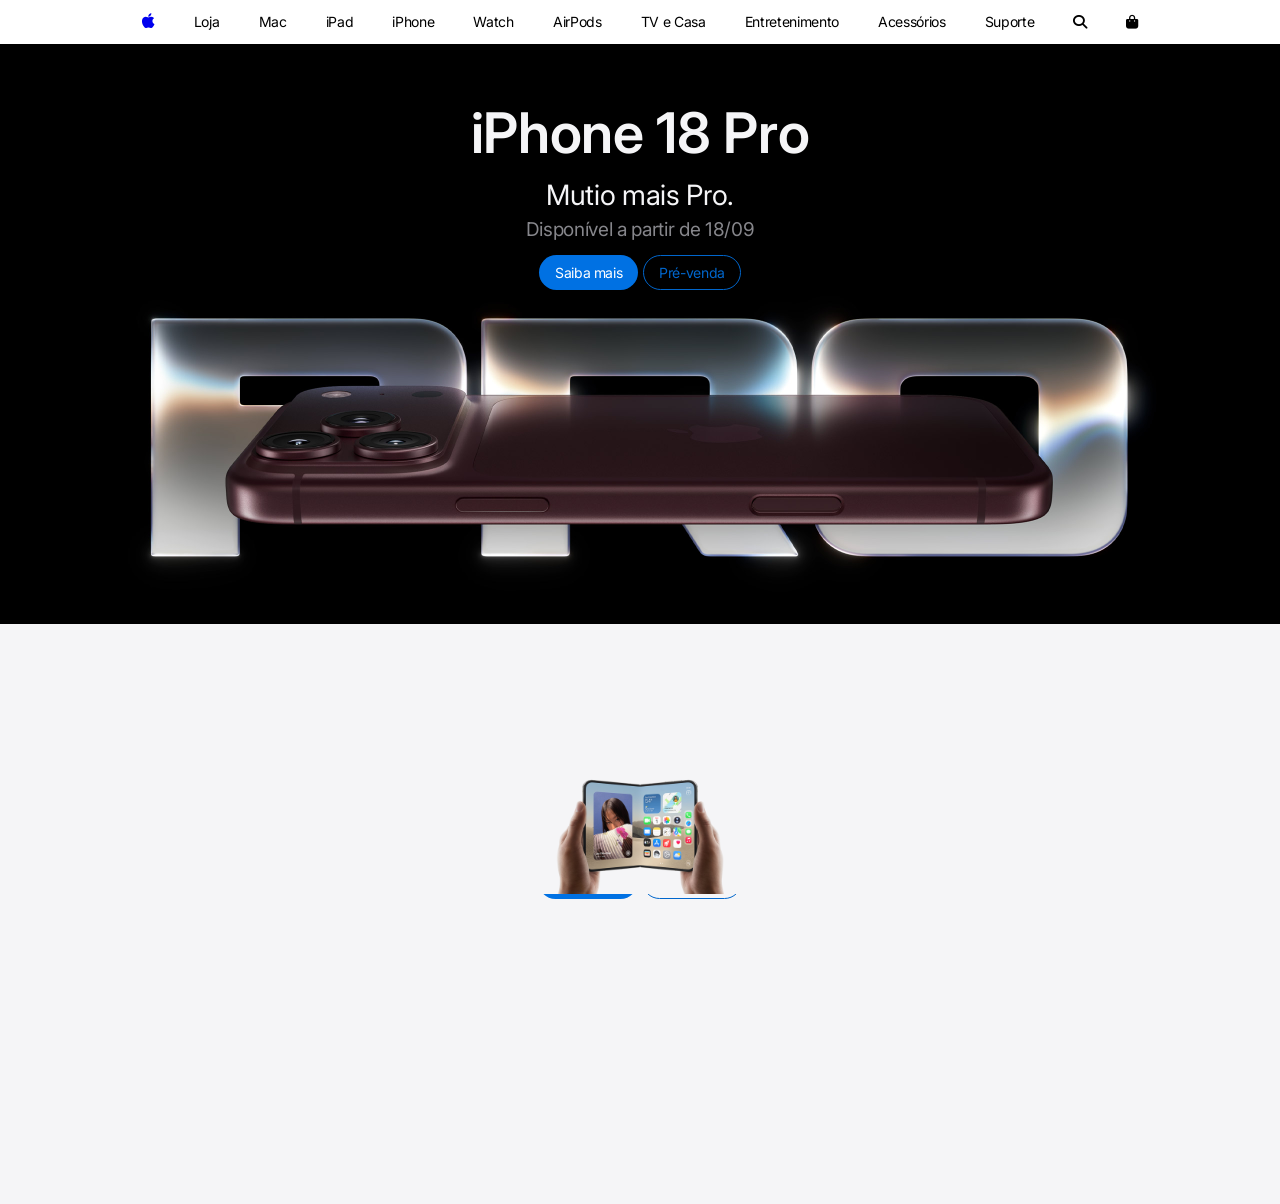
<file: index.html>
<!DOCTYPE html>
<html lang="en">

<head>
    <meta charset="UTF-8">
    <meta name="viewport" content="width=device-width, initial-scale=1.0">
    <title>Apple (Brasil)</title>
    <link rel="stylesheet" href="style.css">
    <link rel="stylesheet" href="https://cdnjs.cloudflare.com/ajax/libs/font-awesome/6.5.2/css/all.min.css">
    <!-- Emojis -->
    <link rel="stylesheet"
        href="https://fonts.googleapis.com/css2?family=Inter:ital,opsz,wght@0,14..32,100..900;1,14..32,100..900&display=swap"
        rel="stylesheet"> <!-- Fonte -->
</head>

<body>
    <header class="cabecalho">
        <nav class="cabecalho-nav" aria-label="Global">
            <ul class="cabecalho-nav-lista">
                <li class="cabecalho-nav-item cabecalho-nav-item-apple">
                    <a href="#" class="cabecalho-link" aria-label="Apple">
                        <i class="cabecalho-nav-icone fa-brands fa-apple"></i>
                    </a>
                </li>
                <li class="cabecalho-nav-item"><a href="#" class="cabecalho-nav-link">Loja</a></li>

                <li class="cabecalho-nav-item"><a href="#" class="cabecalho-nav-link">Mac</a></li>

                <li class="cabecalho-nav-item"><a href="#" class="cabecalho-nav-link">iPad</a></li>

                <li class="cabecalho-nav-item"><a href="#" class="cabecalho-nav-link">iPhone</a></li>

                <li class="cabecalho-nav-item"><a href="#" class="cabecalho-nav-link">Watch</a></li>

                <li class="cabecalho-nav-item"><a href="#" class="cabecalho-nav-link">AirPods</a></li>

                <li class="cabecalho-nav-item"><a href="#" class="cabecalho-nav-link">TV e Casa</a></li>

                <li class="cabecalho-nav-item"><a href="#" class="cabecalho-nav-link">Entretenimento</a></li>

                <li class="cabecalho-nav-item"><a href="#" class="cabecalho-nav-link">Acessórios</a></li>

                <li class="cabecalho-nav-item"><a href="#" class="cabecalho-nav-link">Suporte</a></li>

                <li class="cabecalho-nav-item">
                    <a href="#" class="cabecalho-nav-link">
                        <i class="cabecalho-nav-icone fa-solid fa-magnifying-glass"></i>
                    </a>
                </li>
                <li class="cabecalho-nav-item">
                    <a href="#" class="cabecalho-nav-link">
                        <i class="cabecalho-nav-icone fa-solid fa-bag-shopping"></i>
                    </a>
                </li>
            </ul>
        </nav>
    </header>
    <main>
        <section class="secao secao-hero">
            <!-- Iphone 18 Pro -->
            <div class="bloco bloco-escuro">
                <div class="bloco-conteudo">
                    <a href="#"></a>
                    <h2 class="bloco-titulo">iPhone 18 Pro</h2>
                    <p class="bloco-subtitulo">Mutio mais Pro.</p>
                    <p class="bloco-aviso">Disponível a partir de 18/09</p>
                    <div class="bloco-botoes">
                        <a href="#" class="botao">Saiba mais</a>
                        <a href="#" class="botao botao-secundario">Pré-venda</a>
                    </div>
                </div>
                <div class="bloco-imagem">
                    <img src="imagens/iphone-18.jpg" alt="iPhone 18 Pro">
                </div>
            </div>

            <!-- iPhone Duo -->
            <div class="bloco">
                <div class="bloco-conteudo">
                    <a href="#"></a>
                    <h2 class="bloco-titulo bloco-texto">iPhone Duo</h2>
                    <p class="bloco-subtitulo bloco-texto">Alô. Olá.</p>
                    <p class="bloco-aviso">Pré-venda a partir de 16/10, às 9h (BRT)<br>Disponível a partir de 23/10
                    </p>
                    <div class="bloco-botoes">
                        <a href="#" class="botao">Saiba mais</a>
                        <a href="#" class="botao botao-secundario">Ver preços</a>
                    </div>
                    <div class="bloco-imagem">
                        <img src="imagens/iphone-duo.jpg" alt="iPhone Duo">
                    </div>
                </div>

        </section>
    </main>
</body>

</html>
</file>
<file: style.css>
:root {
    --fonte-texto: "Inter", sans-serif;

    --cor-texto: #1d1d1f;
    --cor-texto-claro: #f5f5f7;

    --cor-fundo-claro: #f5f5f7;
    --cor-fundo-escuro: #000;

    --cor-aviso: #6e6e73;
    --cor-aviso-escuro: #86868b;

    --cor-azul: #0071e3;
    --cor-azul-hover: #0076dfdf;

    --cor-link: #0066cc;
    --cor-link-escuro: #2997ff;

}

* {
    margin: 0;
    padding: 0;
    box-sizing: border-box;
}

body {
    font-family: var(--fonte-texto);
    font-size: 17px;
    line-height: 1.48;
    letter-spacing: -0.02em;
    color: var(var(--cor-texto));
}

img {
    display: block;
}

main {
    max-width: 2560px;
    margin: 0 auto;
}

.cabecalho {
    position: sticky;
    top: 0;
    z-index: 10;
    height: 44px;
    background-color: rgba(255, 255, 255, 0.8);
    backdrop-filter: saturate(180%) blur(20px);
}

.cabecalho-nav {
    max-width: 1024px;
    margin: 0 auto;
    padding: 0 22px;
}

.cabecalho-nav-lista {
    display: flex;
    justify-content: space-between;
    align-items: center;
    height: 44px;
    margin: 0 -8px;
    list-style: none;
}

.cabecalho-nav-link {
    color: black;
    text-decoration: none;
    font-size: 14px;
}

/* MAIN */

section {
    background-color: red;
}
.bloco {
    background-color: gray;
    min-height: 580px;
    padding: 48px 0 48px;
    background-color: var(--cor-fundo-claro);
    overflow: hidden;
    position: relative;
}

.bloco-escuro {
    background-color: var(--cor-fundo-escuro);
}

.bloco-escuro {
    color: var(--cor-texto-claro);
    text-decoration: none;
}

.bloco-escuro .bloco-aviso {
    color: var(--cor-aviso-escuro);
}

.bloco-titulo {
    font-size: 56px;
    font-weight: 600;
}

.bloco-subtitulo {
    font-size: 28px;
    font-weight: 400;
}

.bloco-aviso {
    font-size: 19px;
    font-weight: 400;
    color: var(--cor-aviso);
}

.botao {
    min-width: 60px;
    padding: 8px 15px;
    border: 1px solid transparent;
    background-color: var(--cor-azul);
    border-radius: 980px;
    color: white;
    font-size: 14px;
    text-align: center;
    text-decoration: none;
}

.botao:hover {
    background-color: var(--cor-azul-hover);
}

.botao-secundario {
    background-color: transparent;
    color: var(--cor-link);
    border-color: var(--cor-link);
}

.botao-secundario:hover {
    background-color: var(--cor-azul-hover);
    color: white;
}

.bloco-imagem {
    height: 100%;
    width: 100%;
    position: absolute;
    top: 0;
    left: 0;
    display: flex;
    justify-content: center;
}

.bloco-conteudo {
    z-index: 2;
    position: relative;
    display: flex;
    flex-direction: column;
    align-items: center;
}

.bloco-botoes {
    margin-top: 16px;
}
</file>
